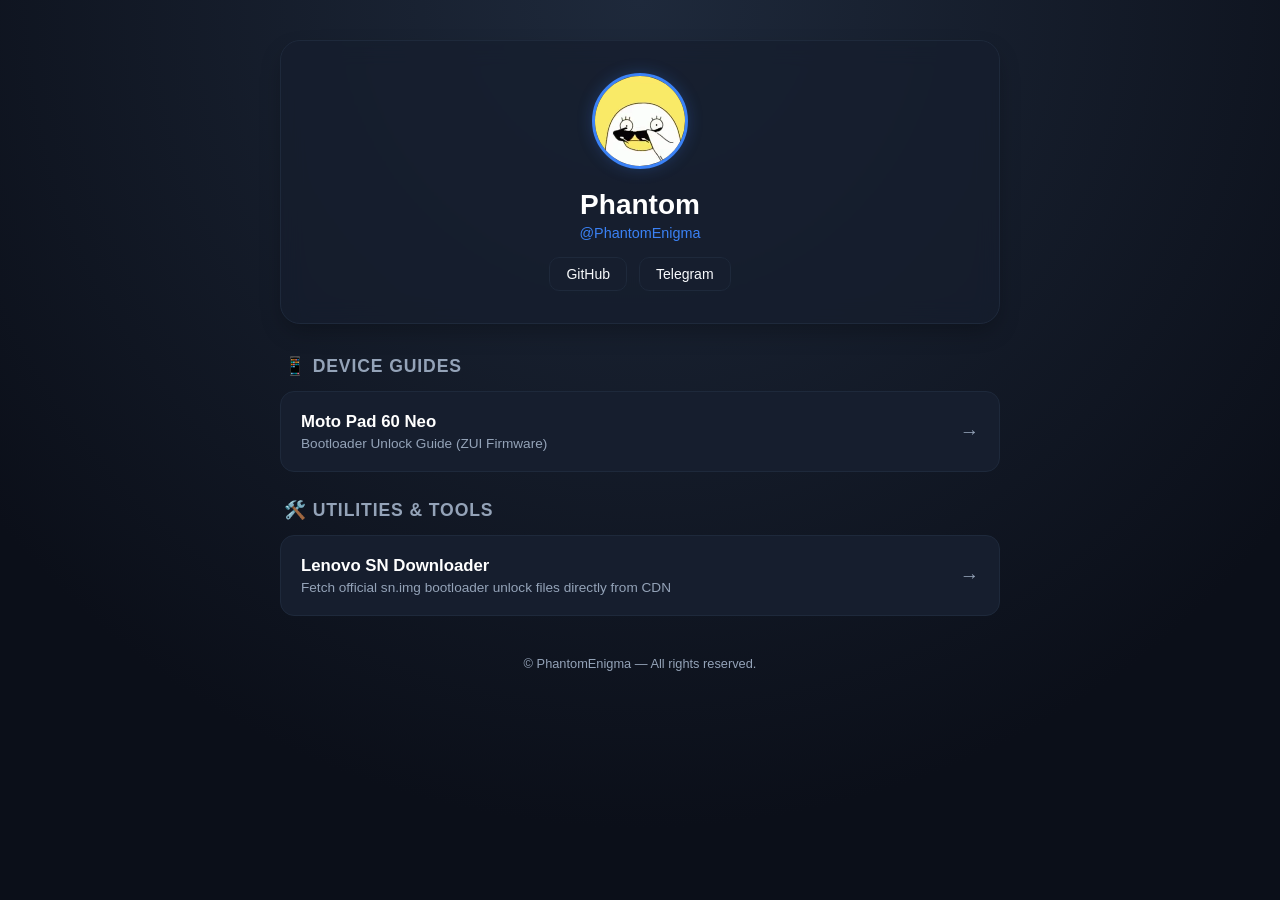
<file: index.html>
<!DOCTYPE html>
<html lang="en">
<head>
    <meta charset="UTF-8">
    <meta name="viewport" content="width=device-width, initial-scale=1.0">
    <title>Phantom — Hub & Projects</title>
    <link rel="stylesheet" href="assets/css/style.css">
    <style>
        .profile-card {
            background: var(--card-bg-glass);
            backdrop-filter: blur(12px);
            border: 1px solid var(--border-color);
            border-radius: 20px;
            padding: 32px 24px;
            text-align: center;
            margin-bottom: 32px;
            box-shadow: 0 10px 25px -5px rgba(0, 0, 0, 0.3);
        }

        .avatar {
            width: 96px;
            height: 96px;
            border-radius: 50%;
            object-fit: cover;
            border: 3px solid var(--accent);
            box-shadow: 0 0 15px var(--accent-glow);
            margin-bottom: 16px;
        }

        .profile-name {
            font-size: 1.75rem;
            font-weight: 700;
            color: #ffffff;
            margin-bottom: 4px;
        }

        .profile-handle {
            font-size: 0.9rem;
            color: var(--accent);
            font-weight: 500;
            margin-bottom: 16px;
        }

        .social-links {
            display: flex;
            justify-content: center;
            gap: 12px;
            margin-top: 16px;
        }

        .social-btn {
            display: inline-flex;
            align-items: center;
            gap: 8px;
            padding: 8px 16px;
            border-radius: 10px;
            background: var(--card-bg);
            border: 1px solid var(--border-color);
            color: var(--text-main);
            text-decoration: none;
            font-size: 0.875rem;
            font-weight: 500;
            transition: all 0.2s ease;
        }

        .social-btn:hover {
            border-color: var(--accent);
            background: var(--card-hover);
            transform: translateY(-1px);
            text-decoration: none;
        }

        .section-title {
            font-size: 1.1rem;
            font-weight: 600;
            color: var(--text-muted);
            text-transform: uppercase;
            letter-spacing: 0.05em;
            margin: 28px 0 14px 4px;
            display: flex;
            align-items: center;
            gap: 8px;
        }

        .grid {
            display: grid;
            grid-template-columns: 1fr;
            gap: 12px;
        }

        .resource-card {
            background: var(--card-bg);
            border: 1px solid var(--border-color);
            border-radius: 14px;
            padding: 20px;
            text-decoration: none;
            color: inherit;
            display: flex;
            justify-content: space-between;
            align-items: center;
            transition: all 0.2s ease;
        }

        .resource-card:hover {
            background: var(--card-hover);
            border-color: rgba(59, 130, 246, 0.4);
            transform: translateY(-2px);
            box-shadow: 0 8px 20px -6px rgba(0, 0, 0, 0.4);
            text-decoration: none;
        }

        .resource-info h3 {
            font-size: 1.05rem;
            font-weight: 600;
            color: #ffffff;
            margin-bottom: 4px;
        }

        .resource-info p {
            font-size: 0.85rem;
            color: var(--text-muted);
        }

        .arrow {
            color: var(--text-muted);
            font-size: 1.2rem;
            transition: transform 0.2s, color 0.2s;
        }

        .resource-card:hover .arrow {
            color: var(--accent);
            transform: translateX(4px);
        }
    </style>
</head>
<body>

    <div class="container">

        <!-- Profile Section -->
        <header class="profile-card">
            <video class="avatar" autoplay loop muted playsinline>
                <source src="assets/pf.webm" type="video/webm">
            </video>
            <h1 class="profile-name">Phantom</h1>
            <div class="profile-handle">@PhantomEnigma</div>
            
            <div class="social-links">
                <a href="https://github.com/PhantomEnigma" target="_blank" rel="noopener" class="social-btn">
                    <span>GitHub</span>
                </a>
                <a href="https://telegram.me/PhantomEnigma" target="_blank" rel="noopener" class="social-btn">
                    <span>Telegram</span>
                </a>
            </div>
        </header>

        <!-- Device Guides -->
        <div class="section-title">📱 Device Guides</div>
        <div class="grid">
            <a href="devices/moto-pad-60-neo/bootloader-unlock.html" class="resource-card">
                <div class="resource-info">
                    <h3>Moto Pad 60 Neo</h3>
                    <p>Bootloader Unlock Guide (ZUI Firmware)</p>
                </div>
                <span class="arrow">→</span>
            </a>
        </div>

        <!-- Utilities & Tools -->
        <div class="section-title">🛠️ Utilities &amp; Tools</div>
        <div class="grid">
            <a href="tools/lenovo-sn-downloader.html" class="resource-card">
                <div class="resource-info">
                    <h3>Lenovo SN Downloader</h3>
                    <p>Fetch official sn.img bootloader unlock files directly from CDN</p>
                </div>
                <span class="arrow">→</span>
            </a>
        </div>

        <footer>
            &copy; PhantomEnigma — All rights reserved.
        </footer>

    </div>

</body>
</html>
</file>
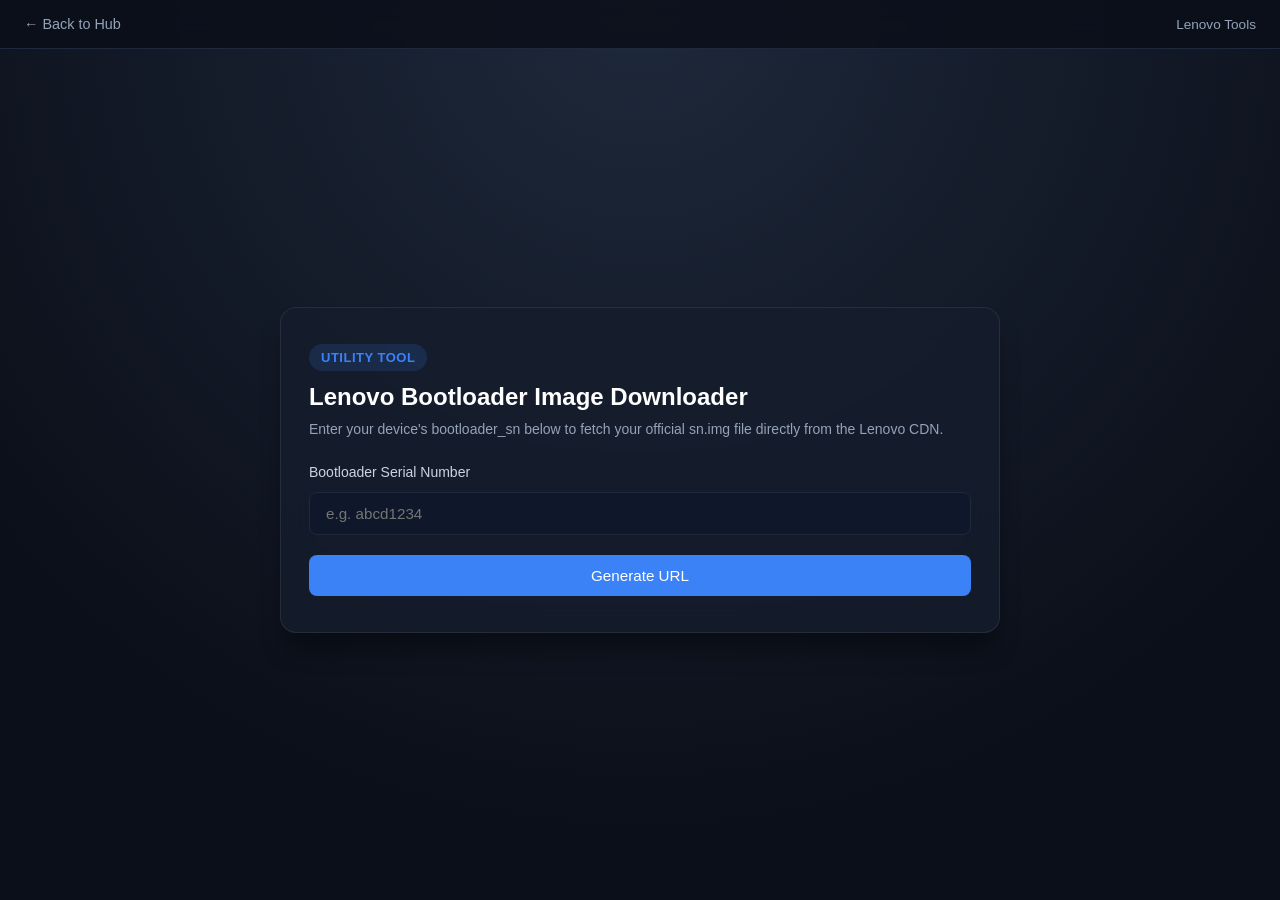
<file: tools/lenovo-sn-downloader.html>
<!DOCTYPE html>
<html lang="en">
<head>
    <meta charset="UTF-8">
    <meta name="viewport" content="width=device-width, initial-scale=1.0">
    <title>Lenovo SN Downloader Utility</title>
    <link rel="stylesheet" href="../assets/css/style.css">
    <style>
        body {
            justify-content: center;
        }

        .tool-card {
            background: var(--card-bg-glass);
            backdrop-filter: blur(16px);
            border: 1px solid rgba(255, 255, 255, 0.08);
            border-radius: 16px;
            padding: 36px 28px;
            box-shadow: 0 20px 25px -5px rgba(0, 0, 0, 0.4);
            margin-top: 40px;
        }

        .tool-card h1 {
            font-size: 1.5rem;
            font-weight: 600;
            margin-bottom: 8px;
            color: #ffffff;
        }

        .tool-card p {
            font-size: 0.875rem;
            color: var(--text-muted);
            margin-bottom: 24px;
            line-height: 1.5;
        }

        .error {
            color: #f87171;
            font-size: 0.8125rem;
            display: none;
            margin-top: -4px;
        }
    </style>
</head>
<body>

    <nav class="app-nav">
        <a href="../index.html">← Back to Hub</a>
        <span class="nav-title">Lenovo Tools</span>
    </nav>

    <div class="container">
        <div class="tool-card">
            <span class="badge">Utility Tool</span>
            <h1>Lenovo Bootloader Image Downloader</h1>
            <p>Enter your device's <code>bootloader_sn</code> below to fetch your official <code>sn.img</code> file directly from the Lenovo CDN.</p>
            
            <form id="snForm" class="form-group" onsubmit="handleGenerate(event)">
                <label for="snInput">Bootloader Serial Number</label>
                <input 
                    type="text" 
                    id="snInput" 
                    placeholder="e.g. abcd1234" 
                    autocomplete="off" 
                    required 
                />
                <span id="errorMsg" class="error">Please enter a valid serial number.</span>
                
                <button type="submit" class="btn-primary">Generate URL</button>
            </form>

            <div id="urlContainer" style="margin-top: 20px; display: none;">
                <label style="font-size: 0.875rem; color: var(--text-muted); display: block; margin-bottom: 6px;">
                    Direct Download URL
                </label>
                <div class="code-wrapper" style="margin: 0;">
                    <button class="copy-btn" id="copyUrlBtn" onclick="copyGeneratedUrl()">Copy</button>
                    <pre id="urlDisplay" style="white-space: pre-wrap; word-break: break-all; margin: 0; color: #38bdf8;"></pre>
                </div>
                <p style="font-size: 0.8rem; color: var(--text-muted); margin-top: 10px; text-align: center;">
                    💡 Copy this URL and paste it directly into a new browser tab to download <code>sn.img</code>.
                </p>
            </div>
        </div>
    </div>

    <script>
        let generatedUrl = '';

        function handleGenerate(event) {
            event.preventDefault();
            
            const snInput = document.getElementById('snInput').value.trim();
            const errorMsg = document.getElementById('errorMsg');

            if (!snInput) {
                errorMsg.style.display = 'block';
                return;
            }

            errorMsg.style.display = 'none';
            generatedUrl = `http://cdn.zui.lenovomm.com/developer/enhancedboot/${encodeURIComponent(snInput)}/sn.img`;
            
            document.getElementById('urlDisplay').textContent = generatedUrl;
            document.getElementById('urlContainer').style.display = 'block';
        }

        function copyGeneratedUrl() {
            if (!generatedUrl) return;
            
            navigator.clipboard.writeText(generatedUrl).then(() => {
                const btn = document.getElementById('copyUrlBtn');
                btn.textContent = 'Copied!';
                setTimeout(() => {
                    btn.textContent = 'Copy';
                }, 2000);
            });
        }
    </script>

</body>
</html>
</file>
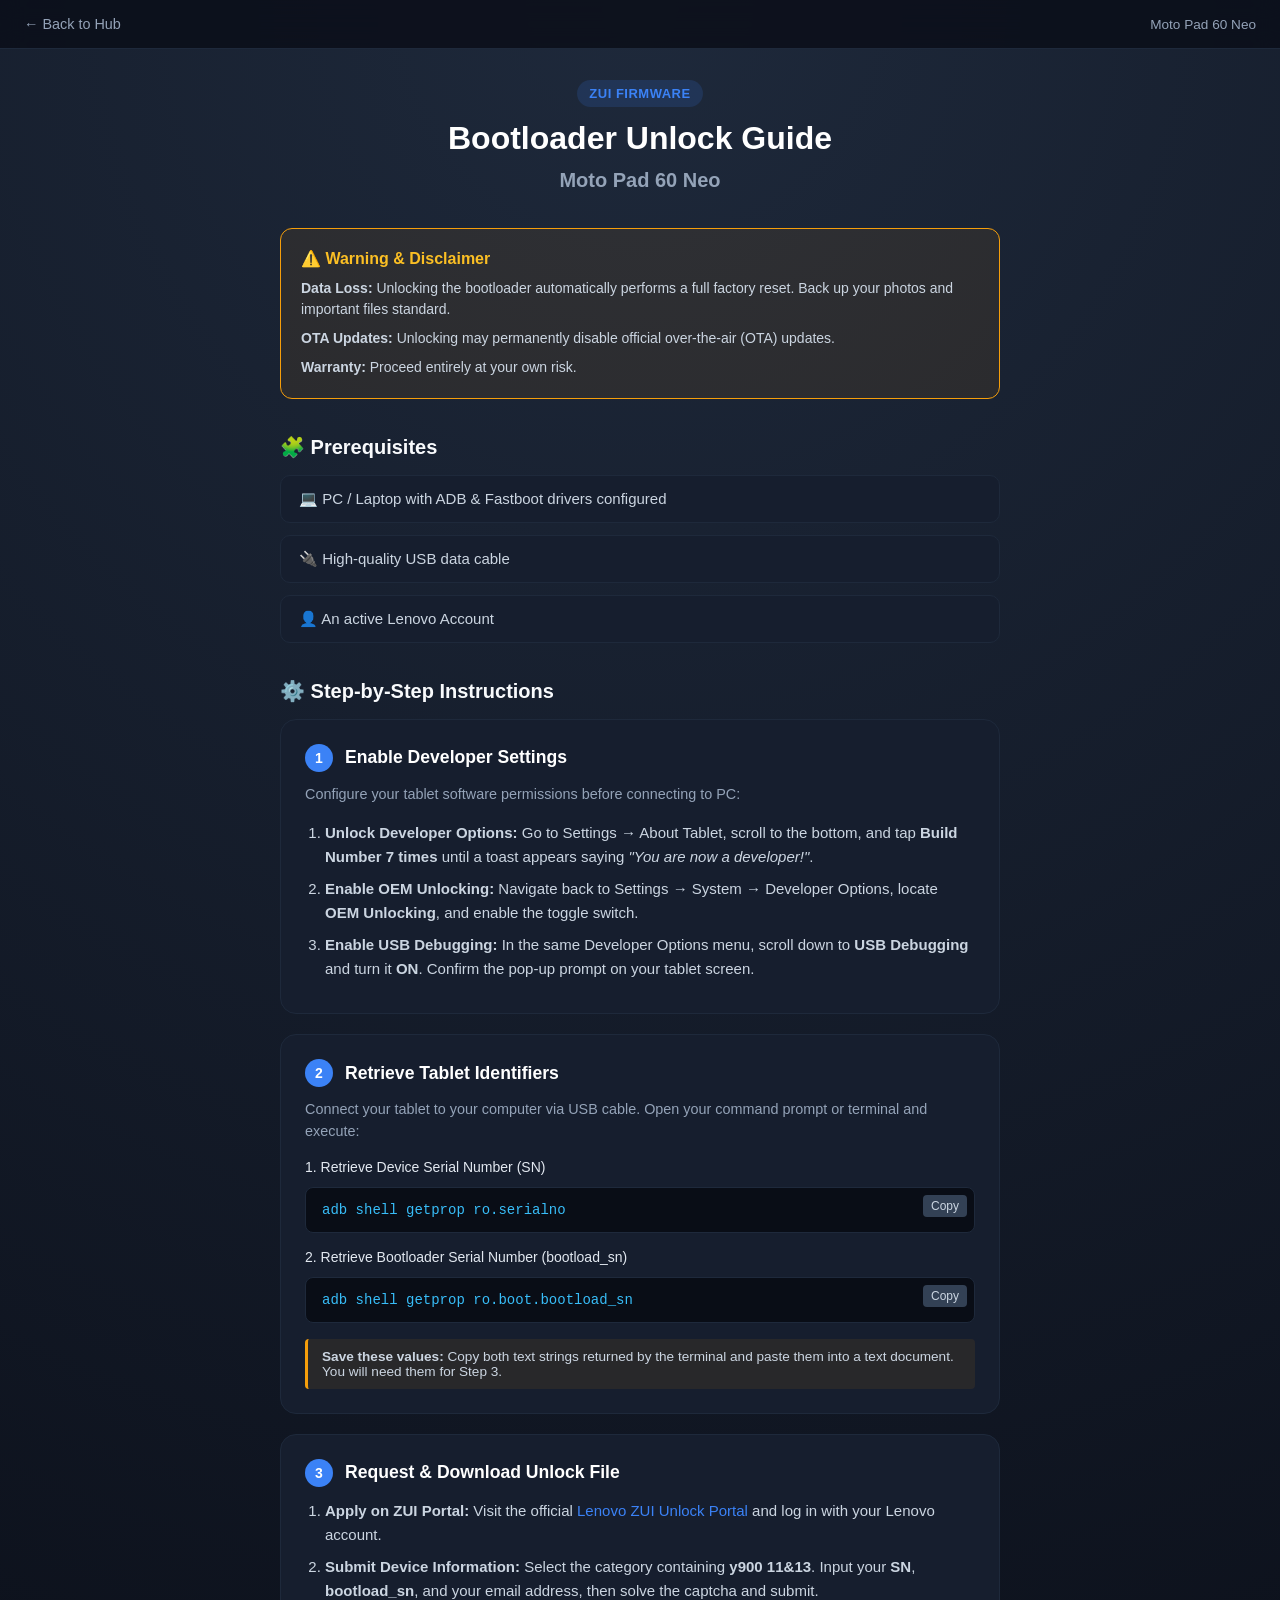
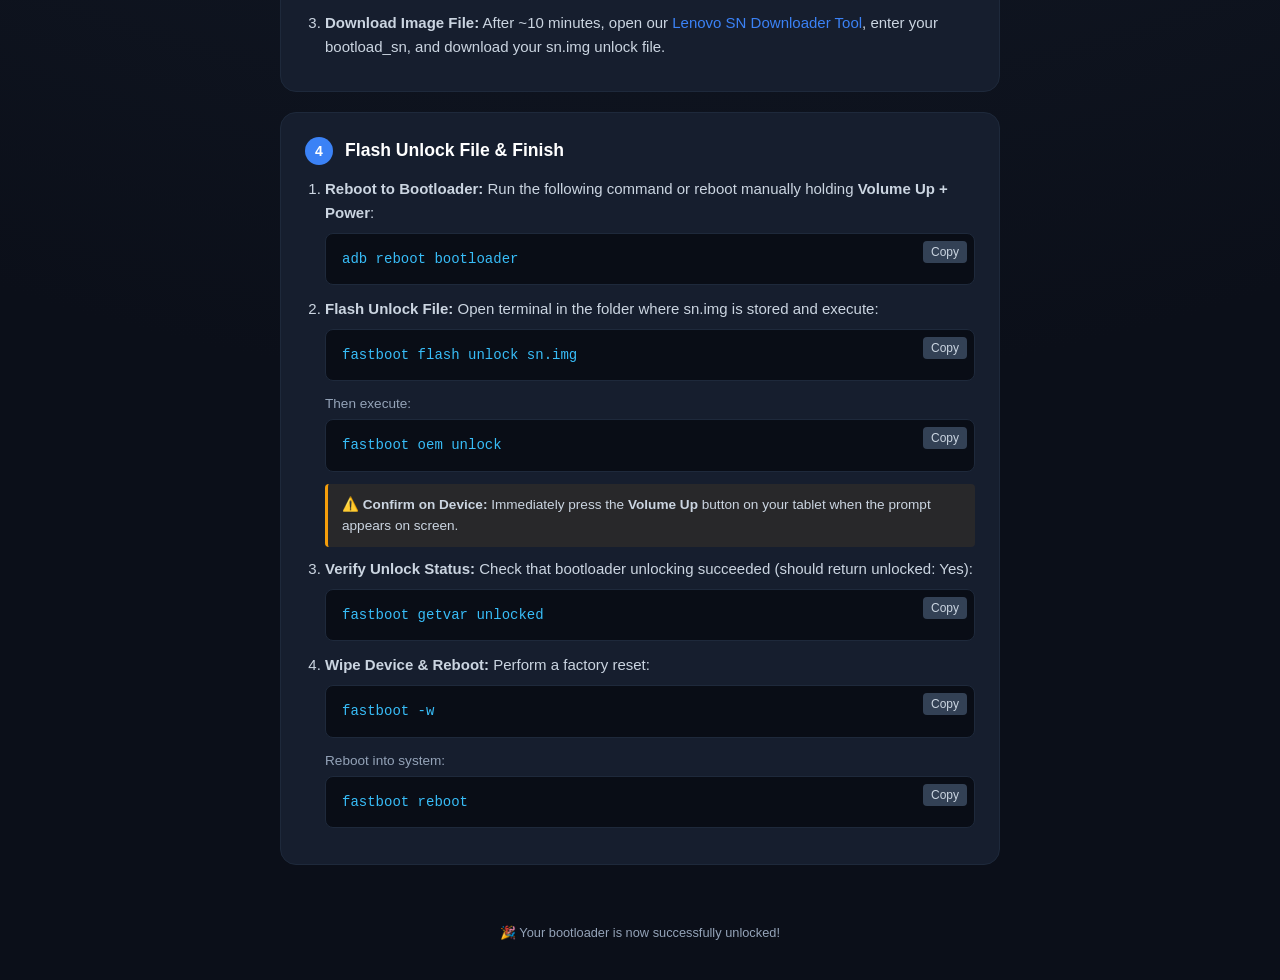
<file: devices/moto-pad-60-neo/bootloader-unlock.html>
<!DOCTYPE html>
<html lang="en">
<head>
    <meta charset="UTF-8">
    <meta name="viewport" content="width=device-width, initial-scale=1.0">
    <title>Bootloader Unlock Guide — Moto Pad 60 Neo (ZUI)</title>
    <link rel="stylesheet" href="../../assets/css/style.css">
    <style>
        body {
            padding-top: 80px;
        }

        .section-title {
            font-size: 1.25rem;
            font-weight: 600;
            margin: 28px 0 16px 0;
            display: flex;
            align-items: center;
            gap: 10px;
        }

        .prereq-list {
            list-style: none;
            display: grid;
            gap: 12px;
            margin-bottom: 36px;
        }

        .prereq-item {
            background: var(--card-bg);
            border: 1px solid var(--border-color);
            padding: 14px 18px;
            border-radius: 10px;
            font-size: 0.9375rem;
            color: #cbd5e1;
            display: flex;
            align-items: center;
            gap: 12px;
        }

        .step-header {
            display: flex;
            align-items: center;
            gap: 12px;
            margin-bottom: 12px;
        }

        .step-number {
            background: var(--accent);
            color: #ffffff;
            width: 28px;
            height: 28px;
            border-radius: 50%;
            display: flex;
            align-items: center;
            justify-content: center;
            font-size: 0.875rem;
            font-weight: 700;
        }

        .step-title {
            font-size: 1.1rem;
            font-weight: 600;
            color: #ffffff;
        }

        .step-card ol, .step-card ul {
            padding-left: 20px;
            color: #cbd5e1;
            font-size: 0.9375rem;
            line-height: 1.6;
        }

        .step-card li {
            margin-bottom: 8px;
        }
    </style>
</head>
<body>

<nav class="app-nav">
    <a href="../../index.html">← Back to Hub</a>
    <span class="nav-title">Moto Pad 60 Neo</span>
</nav>

<div class="container">

    <header class="page-header">
        <span class="badge">ZUI Firmware</span>
        <h1>Bootloader Unlock Guide<br><span style="color: var(--text-muted); font-size: 1.25rem;">Moto Pad 60 Neo</span></h1>
    </header>

    <!-- Warning Block -->
    <div class="alert-box">
        <h3>⚠️ Warning &amp; Disclaimer</h3>
        <ul>
            <li><strong>Data Loss:</strong> Unlocking the bootloader automatically performs a full factory reset. Back up your photos and important files standard.</li>
            <li><strong>OTA Updates:</strong> Unlocking may permanently disable official over-the-air (OTA) updates.</li>
            <li><strong>Warranty:</strong> Proceed entirely at your own risk.</li>
        </ul>
    </div>

    <!-- Prerequisites -->
    <h2 class="section-title">🧩 Prerequisites</h2>
    <div class="prereq-list">
        <div class="prereq-item">💻 PC / Laptop with ADB &amp; Fastboot drivers configured</div>
        <div class="prereq-item">🔌 High-quality USB data cable</div>
        <div class="prereq-item">👤 An active Lenovo Account</div>
    </div>

    <!-- Steps List -->
    <h2 class="section-title">⚙️ Step-by-Step Instructions</h2>

    <!-- Step 1 -->
    <div class="card step-card">
        <div class="step-header">
            <div class="step-number">1</div>
            <div class="step-title">Enable Developer Settings</div>
        </div>
        
        <p style="color: #94a3b8; font-size: 0.9rem; margin-bottom: 16px; line-height: 1.5;">
            Configure your tablet software permissions before connecting to PC:
        </p>

        <ol class="guide-steps">
            <li>
                <strong>Unlock Developer Options:</strong>
                Go to <code>Settings</code> → <code>About Tablet</code>, scroll to the bottom, and tap <strong>Build Number 7 times</strong> until a toast appears saying <em>"You are now a developer!"</em>.
            </li>
            <li>
                <strong>Enable OEM Unlocking:</strong>
                Navigate back to <code>Settings</code> → <code>System</code> → <code>Developer Options</code>, locate <strong>OEM Unlocking</strong>, and enable the toggle switch.
            </li>
            <li>
                <strong>Enable USB Debugging:</strong>
                In the same <code>Developer Options</code> menu, scroll down to <strong>USB Debugging</strong> and turn it <strong>ON</strong>. Confirm the pop-up prompt on your tablet screen.
            </li>
        </ol>
    </div>

    <!-- Step 2 -->
    <div class="card step-card">
        <div class="step-header">
            <div class="step-number">2</div>
            <div class="step-title">Retrieve Tablet Identifiers</div>
        </div>

        <p style="color: #94a3b8; font-size: 0.9rem; margin-bottom: 16px; line-height: 1.5;">
            Connect your tablet to your computer via USB cable. Open your command prompt or terminal and execute:
        </p>

        <p style="font-size: 0.875rem; color: #e2e8f0; margin-bottom: 6px; font-weight: 500;">1. Retrieve Device Serial Number (SN)</p>
        <div class="code-wrapper" style="margin-bottom: 16px;">
            <button class="copy-btn" onclick="copyCode(this)">Copy</button>
            <pre>adb shell getprop ro.serialno</pre>
        </div>

        <p style="font-size: 0.875rem; color: #e2e8f0; margin-bottom: 6px; font-weight: 500;">2. Retrieve Bootloader Serial Number (bootload_sn)</p>
        <div class="code-wrapper" style="margin-bottom: 16px;">
            <button class="copy-btn" onclick="copyCode(this)">Copy</button>
            <pre>adb shell getprop ro.boot.bootload_sn</pre>
        </div>

        <div style="background: rgba(245, 158, 11, 0.08); border-left: 3px solid #f59e0b; padding: 10px 14px; border-radius: 4px; font-size: 0.85rem; color: #cbd5e1; margin-top: 8px;">
            <strong>Save these values:</strong> Copy both text strings returned by the terminal and paste them into a text document. You will need them for Step 3.
        </div>
    </div>

    <!-- Step 3 -->
    <div class="card step-card">
        <div class="step-header">
            <div class="step-number">3</div>
            <div class="step-title">Request &amp; Download Unlock File</div>
        </div>

        <ol class="guide-steps">
            <li>
                <strong>Apply on ZUI Portal:</strong>
                Visit the official <a href="https://www.zui.com/iunlock" target="_blank" rel="noopener">Lenovo ZUI Unlock Portal</a> and log in with your Lenovo account.
            </li>
            <li>
                <strong>Submit Device Information:</strong>
                Select the category containing <strong>y900 11&amp;13</strong>. Input your <strong>SN</strong>, <strong>bootload_sn</strong>, and your email address, then solve the captcha and submit.
            </li>
            <li>
                <strong>Download Image File:</strong>
                After ~10 minutes, open our <a href="../../tools/lenovo-sn-downloader.html">Lenovo SN Downloader Tool</a>, enter your <code>bootload_sn</code>, and download your <code>sn.img</code> unlock file.
            </li>
        </ol>
    </div>

    <!-- Step 4 -->
    <div class="card step-card">
        <div class="step-header">
            <div class="step-number">4</div>
            <div class="step-title">Flash Unlock File &amp; Finish</div>
        </div>

        <ol class="guide-steps">
            <li>
                <strong>Reboot to Bootloader:</strong>
                Run the following command or reboot manually holding <strong>Volume Up + Power</strong>:
                <div class="code-wrapper" style="margin-top: 8px;">
                    <button class="copy-btn" onclick="copyCode(this)">Copy</button>
                    <pre>adb reboot bootloader</pre>
                </div>
            </li>
            <li>
                <strong>Flash Unlock File:</strong>
                Open terminal in the folder where <code>sn.img</code> is stored and execute:
                <div class="code-wrapper" style="margin-top: 8px;">
                    <button class="copy-btn" onclick="copyCode(this)">Copy</button>
                    <pre>fastboot flash unlock sn.img</pre>
                </div>
                <p style="font-size: 0.85rem; color: #94a3b8; margin: 8px 0 4px 0;">Then execute:</p>
                <div class="code-wrapper" style="margin-top: 4px;">
                    <button class="copy-btn" onclick="copyCode(this)">Copy</button>
                    <pre>fastboot oem unlock</pre>
                </div>
                <div style="background: rgba(245, 158, 11, 0.08); border-left: 3px solid #f59e0b; padding: 10px 14px; border-radius: 4px; font-size: 0.85rem; color: #cbd5e1; margin: 10px 0;">
                    ⚠️ <strong>Confirm on Device:</strong> Immediately press the <strong>Volume Up</strong> button on your tablet when the prompt appears on screen.
                </div>
            </li>
            <li>
                <strong>Verify Unlock Status:</strong>
                Check that bootloader unlocking succeeded (should return <code>unlocked: Yes</code>):
                <div class="code-wrapper" style="margin-top: 8px;">
                    <button class="copy-btn" onclick="copyCode(this)">Copy</button>
                    <pre>fastboot getvar unlocked</pre>
                </div>
            </li>
            <li>
                <strong>Wipe Device &amp; Reboot:</strong>
                Perform a factory reset:
                <div class="code-wrapper" style="margin-top: 8px;">
                    <button class="copy-btn" onclick="copyCode(this)">Copy</button>
                    <pre>fastboot -w</pre>
                </div>
                <p style="font-size: 0.85rem; color: #94a3b8; margin: 8px 0 4px 0;">Reboot into system:</p>
                <div class="code-wrapper" style="margin-top: 4px;">
                    <button class="copy-btn" onclick="copyCode(this)">Copy</button>
                    <pre>fastboot reboot</pre>
                </div>
            </li>
        </ol>
    </div>

    <footer>
        🎉 Your bootloader is now successfully unlocked!
    </footer>

</div>

<script>
    function copyCode(button) {
        const pre = button.nextElementSibling;
        navigator.clipboard.writeText(pre.innerText).then(() => {
            button.innerText = 'Copied!';
            setTimeout(() => {
                button.innerText = 'Copy';
            }, 2000);
        });
    }
</script>

</body>
</html>
</file>
<file: assets/css/style.css>
:root {
    --bg-color: #0b0f19;
    --card-bg: #161e2e;
    --card-bg-glass: rgba(22, 30, 46, 0.75);
    --card-hover: #1e293b;
    --accent: #3b82f6;
    --accent-hover: #2563eb;
    --accent-glow: rgba(59, 130, 246, 0.25);
    --text-main: #f8fafc;
    --text-muted: #94a3b8;
    --border-color: #1e293b;
    --warning-border: #f59e0b;
    --warning-bg: rgba(245, 158, 11, 0.08);
    --code-bg: #090d16;
}

* {
    box-sizing: border-box;
    margin: 0;
    padding: 0;
    font-family: -apple-system, BlinkMacSystemFont, 'Segoe UI', Roboto, Helvetica, Arial, sans-serif;
}

body {
    background-color: var(--bg-color);
    background-image: radial-gradient(circle at 50% 0%, #1e293b 0%, #0b0f19 75%);
    color: var(--text-main);
    min-height: 100vh;
    padding: 40px 20px;
    display: flex;
    flex-direction: column;
    align-items: center;
}

.container {
    max-width: 720px;
    width: 100%;
}

/* Navigation Header */
nav.app-nav {
    position: fixed;
    top: 0;
    left: 0;
    right: 0;
    padding: 16px 24px;
    display: flex;
    justify-content: space-between;
    align-items: center;
    background: rgba(11, 15, 25, 0.85);
    backdrop-filter: blur(12px);
    border-bottom: 1px solid var(--border-color);
    z-index: 100;
}

nav.app-nav a {
    color: var(--text-muted);
    text-decoration: none;
    font-size: 0.9rem;
    font-weight: 500;
    transition: color 0.2s;
}

nav.app-nav a:hover {
    color: var(--accent);
}

nav.app-nav .nav-title {
    color: var(--text-muted);
    font-size: 0.85rem;
}

/* Badges */
.badge {
    display: inline-block;
    background: rgba(59, 130, 246, 0.15);
    color: var(--accent);
    font-size: 0.8125rem;
    font-weight: 600;
    padding: 6px 12px;
    border-radius: 20px;
    text-transform: uppercase;
    letter-spacing: 0.5px;
    margin-bottom: 12px;
}

/* Cards & Containers */
.card {
    background: var(--card-bg);
    border: 1px solid var(--border-color);
    border-radius: 16px;
    padding: 24px;
    margin-bottom: 20px;
}

.card-glass {
    background: var(--card-bg-glass);
    backdrop-filter: blur(12px);
}

/* Page Headers */
.page-header {
    margin-bottom: 32px;
    text-align: center;
}

.page-header h1 {
    font-size: 2rem;
    font-weight: 700;
    line-height: 1.2;
    color: #ffffff;
}

/* Links & Buttons */
a {
    color: var(--accent);
    text-decoration: none;
}

a:hover {
    text-decoration: underline;
}

.btn-primary {
    width: 100%;
    padding: 12px 16px;
    margin-top: 8px;
    background: var(--accent);
    color: #ffffff;
    border: none;
    border-radius: 8px;
    font-size: 0.95rem;
    font-weight: 500;
    cursor: pointer;
    transition: background 0.2s ease, transform 0.1s ease;
}

.btn-primary:hover {
    background: var(--accent-hover);
}

.btn-primary:active {
    transform: scale(0.98);
}

/* Alert Boxes */
.alert-box {
    background: var(--warning-bg);
    border: 1px solid var(--warning-border);
    border-radius: 12px;
    padding: 20px;
    margin-bottom: 36px;
}

.alert-box h3 {
    color: #fbbf24;
    font-size: 1rem;
    margin-bottom: 10px;
    display: flex;
    align-items: center;
    gap: 8px;
}

.alert-box ul {
    list-style: none;
    display: flex;
    flex-direction: column;
    gap: 8px;
}

.alert-box li {
    font-size: 0.875rem;
    color: #cbd5e1;
    line-height: 1.5;
}

/* Code Blocks */
.code-wrapper {
    position: relative;
    margin: 12px 0;
}

pre {
    background: var(--code-bg);
    border: 1px solid var(--border-color);
    padding: 14px 16px;
    border-radius: 8px;
    font-family: 'Courier New', Courier, monospace;
    font-size: 0.875rem;
    color: #38bdf8;
    overflow-x: auto;
}

.copy-btn {
    position: absolute;
    right: 8px;
    top: 8px;
    background: #334155;
    border: none;
    color: #cbd5e1;
    padding: 4px 8px;
    border-radius: 4px;
    font-size: 0.75rem;
    cursor: pointer;
    transition: background 0.2s;
}

.copy-btn:hover {
    background: #475569;
    color: #ffffff;
}

/* Forms */
.form-group {
    display: flex;
    flex-direction: column;
    gap: 12px;
}

label {
    font-size: 0.875rem;
    font-weight: 500;
    color: #cbd5e1;
}

input[type="text"] {
    width: 100%;
    padding: 12px 16px;
    background: #0f172a;
    border: 1px solid var(--border-color);
    border-radius: 8px;
    color: #ffffff;
    font-size: 0.95rem;
    outline: none;
    transition: all 0.2s ease;
}

input[type="text"]:focus {
    border-color: var(--accent);
    box-shadow: 0 0 0 3px rgba(59, 130, 246, 0.25);
}

footer {
    margin-top: auto;
    padding-top: 40px;
    text-align: center;
    font-size: 0.8rem;
    color: var(--text-muted);
}
</file>
